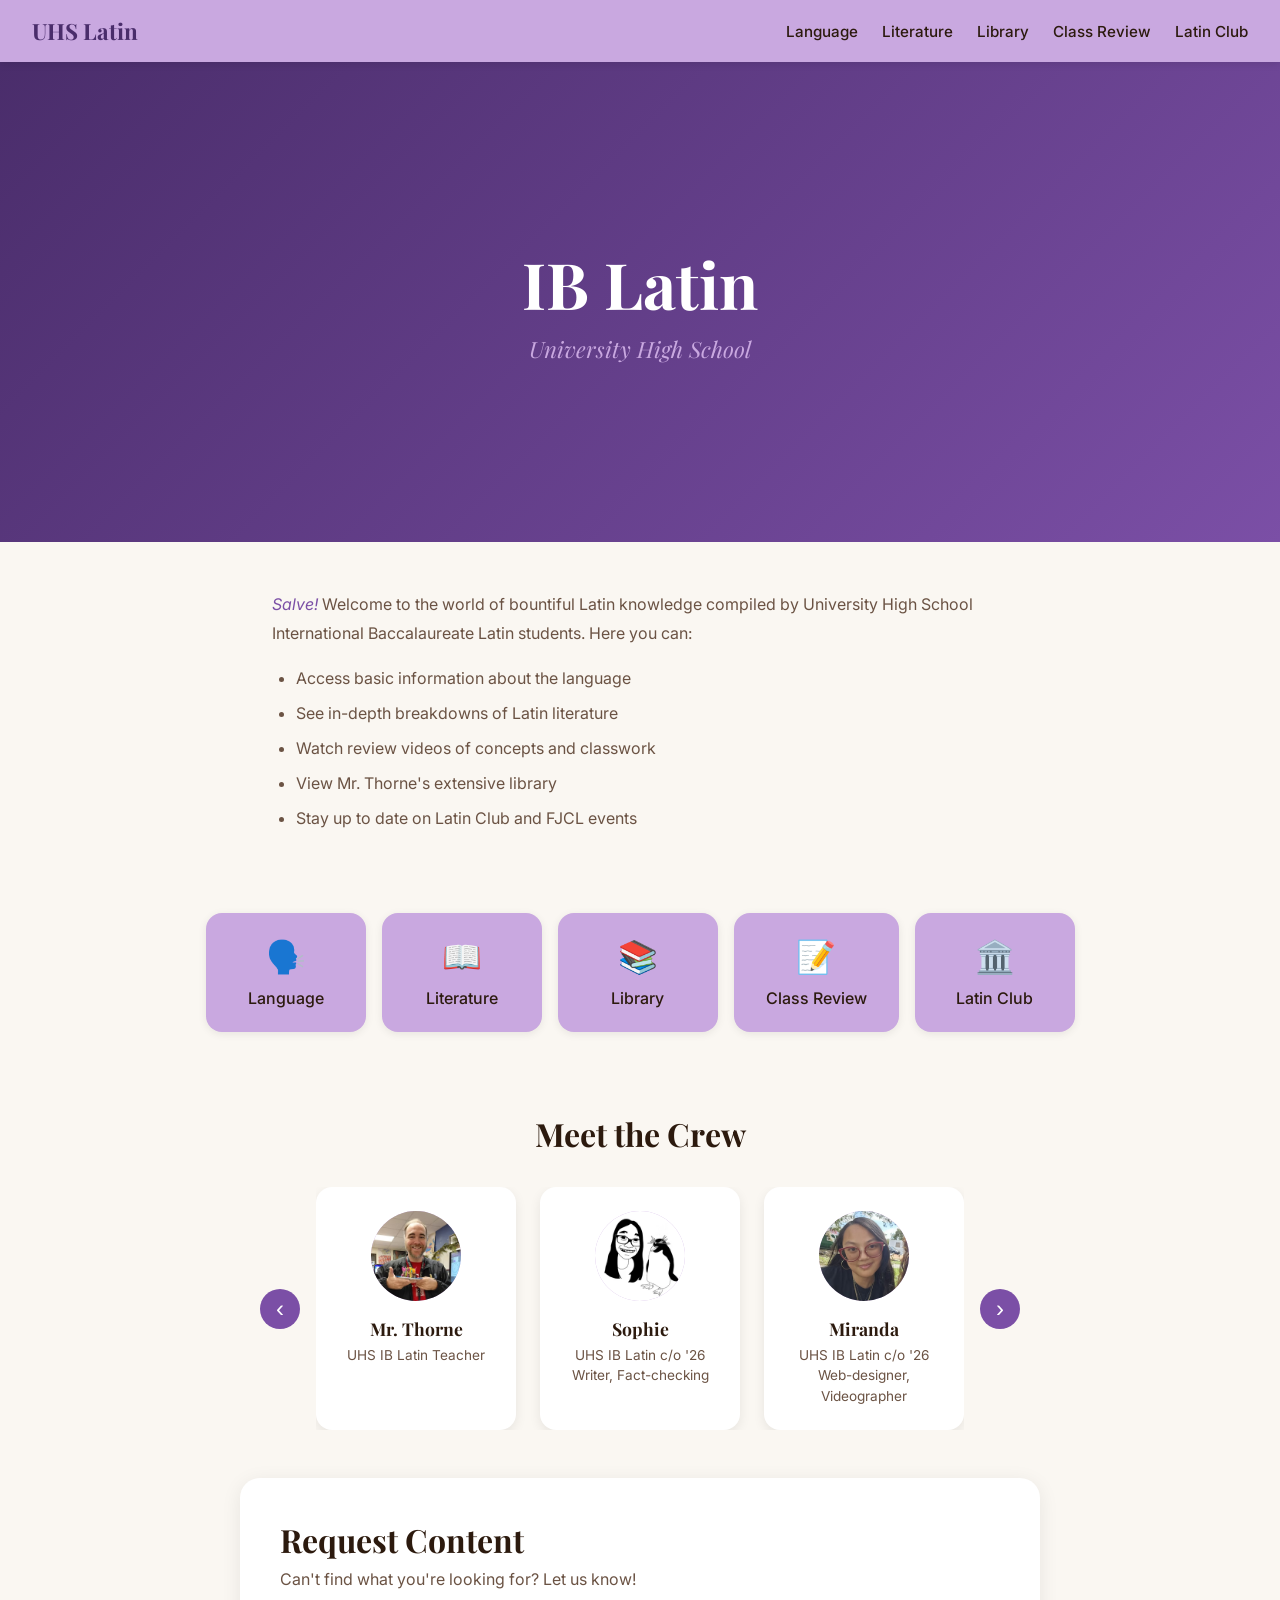
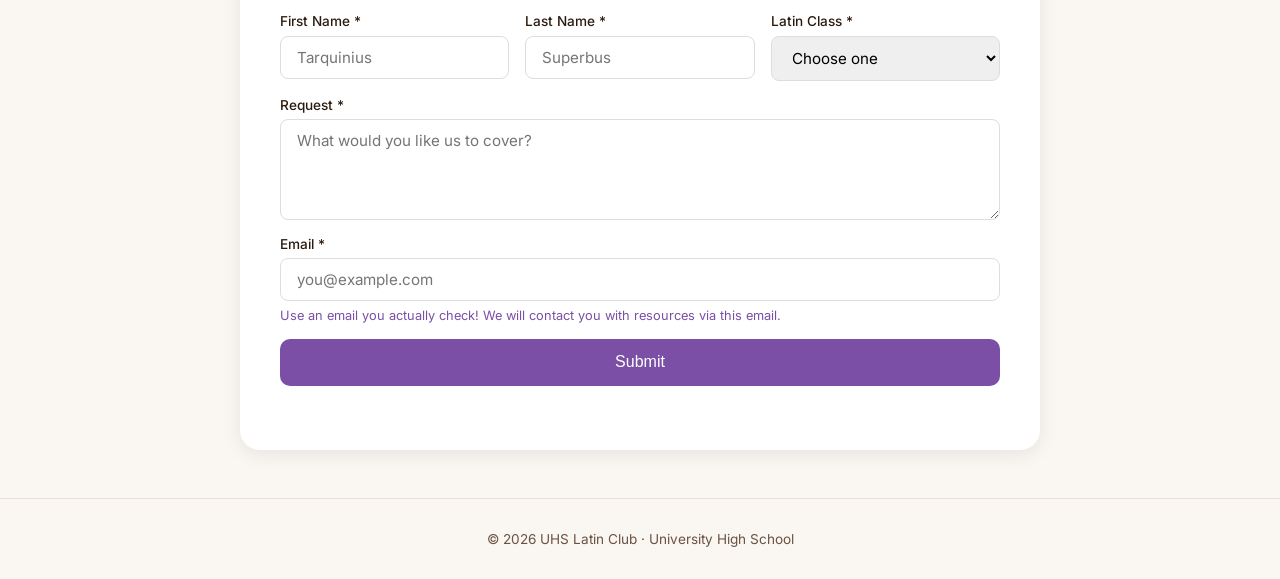
<file: frontend/index.html>
<!DOCTYPE html>
<html lang="en">
<head>
    <meta charset="UTF-8">
    <meta name="viewport" content="width=device-width, initial-scale=1.0">
    <title>UHS Latin Club</title>
    <link rel="stylesheet" href="style.css">
    <link href="https://fonts.googleapis.com/css2?family=Playfair+Display:ital,wght@0,400;0,700;1,400&family=Inter:wght@300;400;500&display=swap" rel="stylesheet">
</head>
<body>

    <nav class="navbar">
        <div class="nav-brand" id="navBrand">UHS Latin</div>
        <button class="hamburger" id="hamburger" aria-label="Menu">
            <span></span>
            <span></span>
            <span></span>
        </button>
        <div class="nav-links" id="navLinks">
            <a href="pages/language.html">Language</a>
            <a href="pages/literature.html">Literature</a>
            <a href="pages/library.html">Library</a>
            <a href="pages/class-review.html">Class Review</a>
            <a href="pages/latin-club.html">Latin Club</a>
        </div>
    </nav>

    <header class="hero">
        <div class="hero-overlay">
            <h1>IB Latin</h1>
            <p>University High School</p>
        </div>
    </header>

    <section class="intro">
        <p><em>Salve!</em> Welcome to the world of bountiful Latin knowledge compiled by University High School International Baccalaureate Latin students. Here you can:</p>
        <ul>
            <li>Access basic information about the language</li>
            <li>See in-depth breakdowns of Latin literature</li>
            <li>Watch review videos of concepts and classwork</li>
            <li>View Mr. Thorne's extensive library</li>
            <li>Stay up to date on Latin Club and FJCL events</li>
        </ul>
    </section>

    <section class="nav-cards">
        <a href="pages/language.html" class="card">
            <span class="card-icon">🗣️</span>
            <span class="card-label">Language</span>
        </a>
        <a href="pages/literature.html" class="card">
            <span class="card-icon">📖</span>
            <span class="card-label">Literature</span>
        </a>
        <a href="pages/library.html" class="card">
            <span class="card-icon">📚</span>
            <span class="card-label">Library</span>
        </a>
        <a href="pages/class-review.html" class="card">
            <span class="card-icon">📝</span>
            <span class="card-label">Class Review</span>
        </a>
        <a href="pages/latin-club.html" class="card">
            <span class="card-icon">🏛️</span>
            <span class="card-label">Latin Club</span>
        </a>
    </section>

    <section class="crew-section">
        <h2>Meet the Crew</h2>
        <div class="carousel-container">
            <button class="carousel-btn left" id="prevBtn">&#8249;</button>
            <div class="carousel-track-wrapper">
                <div class="carousel-track" id="carouselTrack">

                    <div class="crew-card">
                        <div class="crew-photo"><img src="assets/images/crew/mr-thorne.avif" alt="Mr. Thorne"></div>
                        <h3>Mr. Thorne</h3>
                        <p>UHS IB Latin Teacher</p>
                    </div>

                    <div class="crew-card">
                        <div class="crew-photo"><img src="assets/images/crew/sophie.avif" alt="Sophie"></div>
                        <h3>Sophie</h3>
                        <p>UHS IB Latin c/o '26<br>Writer, Fact-checking</p>
                    </div>

                    <div class="crew-card">
                        <div class="crew-photo"><img src="assets/images/crew/miranda.avif" alt="Miranda"></div>
                        <h3>Miranda</h3>
                        <p>UHS IB Latin c/o '26<br>Web-designer, Videographer</p>
                    </div>

                    <div class="crew-card">
                        <div class="crew-photo"><img src="assets/images/crew/alyssa.avif" alt="Alyssa"></div>
                        <h3>Alyssa</h3>
                        <p>UHS IB Latin c/o '26<br>Beta Reader, Editor</p>
                    </div>

                </div>
            </div>
            <button class="carousel-btn right" id="nextBtn">&#8250;</button>
        </div>
    </section>

    <section class="request-section">
        <h2>Request Content</h2>
        <p>Can't find what you're looking for? Let us know!</p>
        <form id="requestForm">
            <div class="form-row">
                <div class="form-group">
                    <label>First Name *</label>
                    <input type="text" id="firstName" placeholder="Tarquinius" required>
                </div>
                <div class="form-group">
                    <label>Last Name *</label>
                    <input type="text" id="lastName" placeholder="Superbus" required>
                </div>
                <div class="form-group">
                    <label>Latin Class *</label>
                    <select id="latinClass" required>
                        <option value="">Choose one</option>
                        <option>Latin I</option>
                        <option>Latin II</option>
                        <option>Latin III</option>
                        <option>Latin V</option>
                    </select>
                </div>
            </div>
            <div class="form-group">
                <label>Request *</label>
                <textarea id="request" rows="4" placeholder="What would you like us to cover?" required></textarea>
            </div>
            <div class="form-group">
                <label>Email *</label>
                <input type="email" id="email" placeholder="you@example.com" required>
                <small>Use an email you actually check! We will contact you with resources via this email.</small>
            </div>
            <button type="submit" class="submit-btn">Submit</button>
            <p id="formMessage" class="form-message"></p>
        </form>
    </section>

    <footer>
        <p>© 2026 UHS Latin Club · University High School</p>
    </footer>

    <script src="js/api.js"></script>
        <script>
            // FORM SUBMISSION
            document.getElementById('requestForm').addEventListener('submit', async (e) => {
                e.preventDefault();
                const msg = document.getElementById('formMessage');
                try {
                    await submitRequest({
                        firstName: document.getElementById('firstName').value,
                        lastName: document.getElementById('lastName').value,
                        latinClass: document.getElementById('latinClass').value,
                        request: document.getElementById('request').value,
                        email: document.getElementById('email').value
                    });
                    msg.textContent = 'Your request has been submitted! We will be in touch.';
                    msg.style.color = 'green';
                    document.getElementById('requestForm').reset();
                } catch (err) {
                    msg.textContent = 'Something went wrong. Please try again.';
                    msg.style.color = 'red';
                }
            });

            // CAROUSEL
            let position = 0;
            const cardWidth = 224;

            function slide(direction) {
                const track = document.getElementById('carouselTrack');
                const cards = track.children.length;
                const visible = Math.floor(track.parentElement.offsetWidth / cardWidth);
                const max = cards - visible;
                position = Math.max(0, Math.min(position + direction, max));
                track.style.transform = `translateX(-${position * cardWidth}px)`;
            }

            document.getElementById('prevBtn').addEventListener('click', () => slide(-1));
            document.getElementById('nextBtn').addEventListener('click', () => slide(1));

            // EASTER EGG - click brand 5 times to access admin
            let brandClicks = 0;
            let brandTimer;

            document.querySelector('.nav-brand').addEventListener('click', () => {
                brandClicks++;
                clearTimeout(brandTimer);
                
                if (brandClicks >= 5) {
                    brandClicks = 0;
                    window.location.href = 'pages/admin.html';
                }

                // reset count if you stop clicking for 2 seconds
                brandTimer = setTimeout(() => {
                    brandClicks = 0;
                }, 2000);
            });

            document.querySelector('.nav-brand').style.cursor = 'pointer';

            // HAMBURGER MENU
            document.getElementById('hamburger').addEventListener('click', () => {
            document.getElementById('navLinks').classList.toggle('open');
            });

        </script>

</body>
</html>
</file>
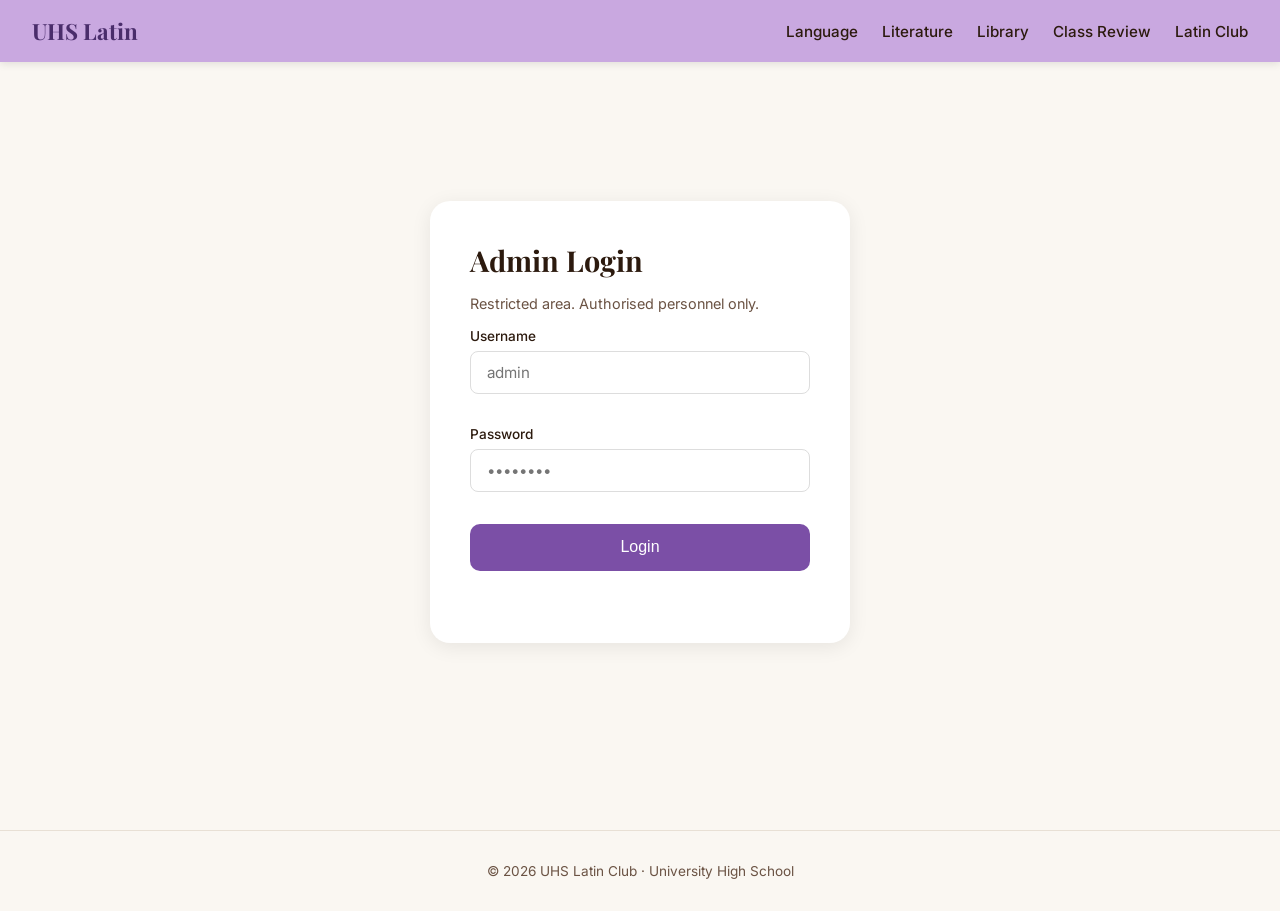
<file: frontend/pages/admin.html>
<!DOCTYPE html>
<html lang="en">
<head>
    <meta charset="UTF-8">
    <meta name="viewport" content="width=device-width, initial-scale=1.0">
    <title>Admin — UHS Latin</title>
    <link rel="stylesheet" href="../style.css">
    <link href="https://fonts.googleapis.com/css2?family=Playfair+Display:ital,wght@0,400;0,700;1,400&family=Inter:wght@300;400;500&display=swap" rel="stylesheet">
</head>
<body>

    <nav class="navbar">
        <div class="nav-brand" onclick="window.location.href='../index.html'" style="cursor:pointer">UHS Latin</div>
        <div class="nav-links">
            <a href="language.html">Language</a>
            <a href="literature.html">Literature</a>
            <a href="library.html">Library</a>
            <a href="class-review.html">Class Review</a>
            <a href="latin-club.html">Latin Club</a>
        </div>
    </nav>

    <!-- LOGIN PANEL (shown when logged out) -->
    <section class="admin-login" id="loginPanel">
        <div class="login-box">
            <h2>Admin Login</h2>
            <p>Restricted area. Authorised personnel only.</p>
            <div class="form-group">
                <label>Username</label>
                <input type="text" id="adminUsername" placeholder="admin">
            </div>
            <div class="form-group">
                <label>Password</label>
                <input type="password" id="adminPassword" placeholder="••••••••">
            </div>
            <button class="submit-btn" onclick="handleLogin()">Login</button>
            <p id="loginError" class="form-message" style="color:red"></p>
        </div>
    </section>

    <!-- ADMIN DASHBOARD (shown when logged in) -->
    <section class="admin-dashboard" id="dashboardPanel" style="display:none">
        <div class="dashboard-header">
            <h2>Admin Dashboard</h2>
            <button class="logout-btn" onclick="handleLogout()">Logout</button>
        </div>

        <div class="dashboard-section">
            <h3>Content Requests</h3>
            <p class="dashboard-subtitle">Submissions from the request form</p>
            <div id="requestsTable">
                <p>Loading...</p>
            </div>
        </div>
    </section>

    <footer>
        <p>© 2026 UHS Latin Club · University High School</p>
    </footer>

    <script src="../js/api.js"></script>
    <script>
        // CHECK IF ALREADY LOGGED IN
        window.addEventListener('load', () => {
            const token = localStorage.getItem('token');
            if (token) {
                showDashboard();
            }
        });

        async function handleLogin() {
            const username = document.getElementById('adminUsername').value;
            const password = document.getElementById('adminPassword').value;
            const error = document.getElementById('loginError');
            try {
                await login(username, password);
                showDashboard();
            } catch (err) {
                error.textContent = 'Invalid username or password.';
            }
        }

        function handleLogout() {
            localStorage.removeItem('token');
            document.getElementById('dashboardPanel').style.display = 'none';
            document.getElementById('loginPanel').style.display = 'flex';
        }

        async function showDashboard() {
            document.getElementById('loginPanel').style.display = 'none';
            document.getElementById('dashboardPanel').style.display = 'block';
            loadRequests();
        }

        async function loadRequests() {
            const container = document.getElementById('requestsTable');
            try {
                const requests = await getRequests();
                if (requests.length === 0) {
                    container.innerHTML = '<p>No requests yet!</p>';
                    return;
                }
                container.innerHTML = `
                    <table class="admin-table">
                        <thead>
                            <tr>
                                <th>Name</th>
                                <th>Class</th>
                                <th>Request</th>
                                <th>Email</th>
                            </tr>
                        </thead>
                        <tbody>
                            ${requests.map(r => `
                                <tr>
                                    <td>${r.firstName} ${r.lastName}</td>
                                    <td>${r.latinClass}</td>
                                    <td>${r.request}</td>
                                    <td><a href="mailto:${r.email}">${r.email}</a></td>
                                </tr>
                            `).join('')}
                        </tbody>
                    </table>
                `;
            } catch (err) {
                localStorage.removeItem('token');
                document.getElementById('dashboardPanel').style.display = 'none';
                document.getElementById('loginPanel').style.display = 'flex';
            }
        }
    </script>

</body>
</html>
</file>
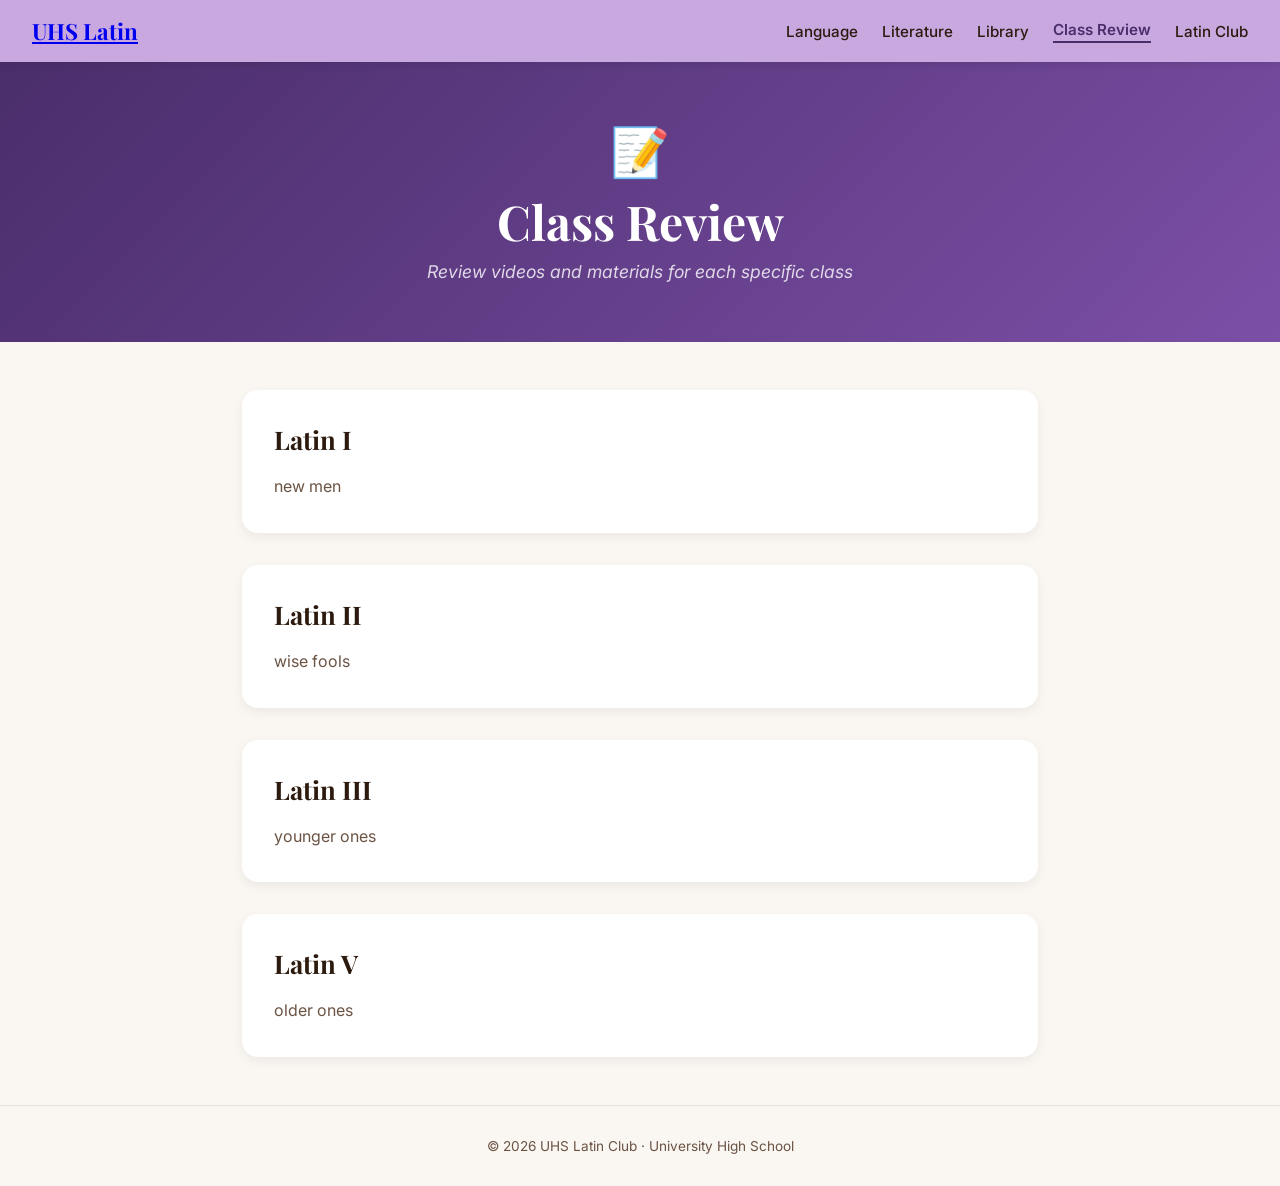
<file: frontend/pages/class-review.html>
<!DOCTYPE html>
<html lang="en">
<head>
    <meta charset="UTF-8">
    <meta name="viewport" content="width=device-width, initial-scale=1.0">
    <title>Class Review — UHS Latin</title>
    <link rel="stylesheet" href="../style.css">
    <link href="https://fonts.googleapis.com/css2?family=Playfair+Display:ital,wght@0,400;0,700;1,400&family=Inter:wght@300;400;500&display=swap" rel="stylesheet">
</head>
<body>

    <nav class="navbar">
        <div class="nav-brand" id="navBrand"><a href="../index.html">UHS Latin</a></div>
        <button class="hamburger" id="hamburger" aria-label="Menu">
            <span></span>
            <span></span>
            <span></span>
        </button>
        <div class="nav-links" id="navLinks">
            <a href="language.html">Language</a>
            <a href="literature.html">Literature</a>
            <a href="library.html">Library</a>
            <a href="class-review.html" class="nav-active">Class Review</a>
            <a href="latin-club.html">Latin Club</a>
        </div>
    </nav>

    <header class="page-hero" style="background: linear-gradient(135deg, #4a2d6b, #7B4FA6)">
        <div class="page-hero-content">
            <span class="page-hero-icon">📝</span>
            <h1>Class Review</h1>
            <p>Review videos and materials for each specific class</p>
        </div>
    </header>

    <main class="page-content">

        <section class="content-block">
            <h2>Latin I</h2>
            <p>new men</p>
        </section>

        <section class="content-block">
            <h2>Latin II</h2>
            <p>wise fools</p>
        </section>

        <section class="content-block">
            <h2>Latin III</h2>
            <p>younger ones</p>
        </section>

        <section class="content-block">
            <h2>Latin V</h2>
            <p>older ones</p>
        </section>

    </main>

    <footer>
        <p>© 2026 UHS Latin Club · University High School</p>
    </footer>

    <script>
        // HAMBURGER MENU
        document.getElementById('hamburger').addEventListener('click', () => {
        document.getElementById('navLinks').classList.toggle('open');
        });

    </script>

</body>
</html>
</file>
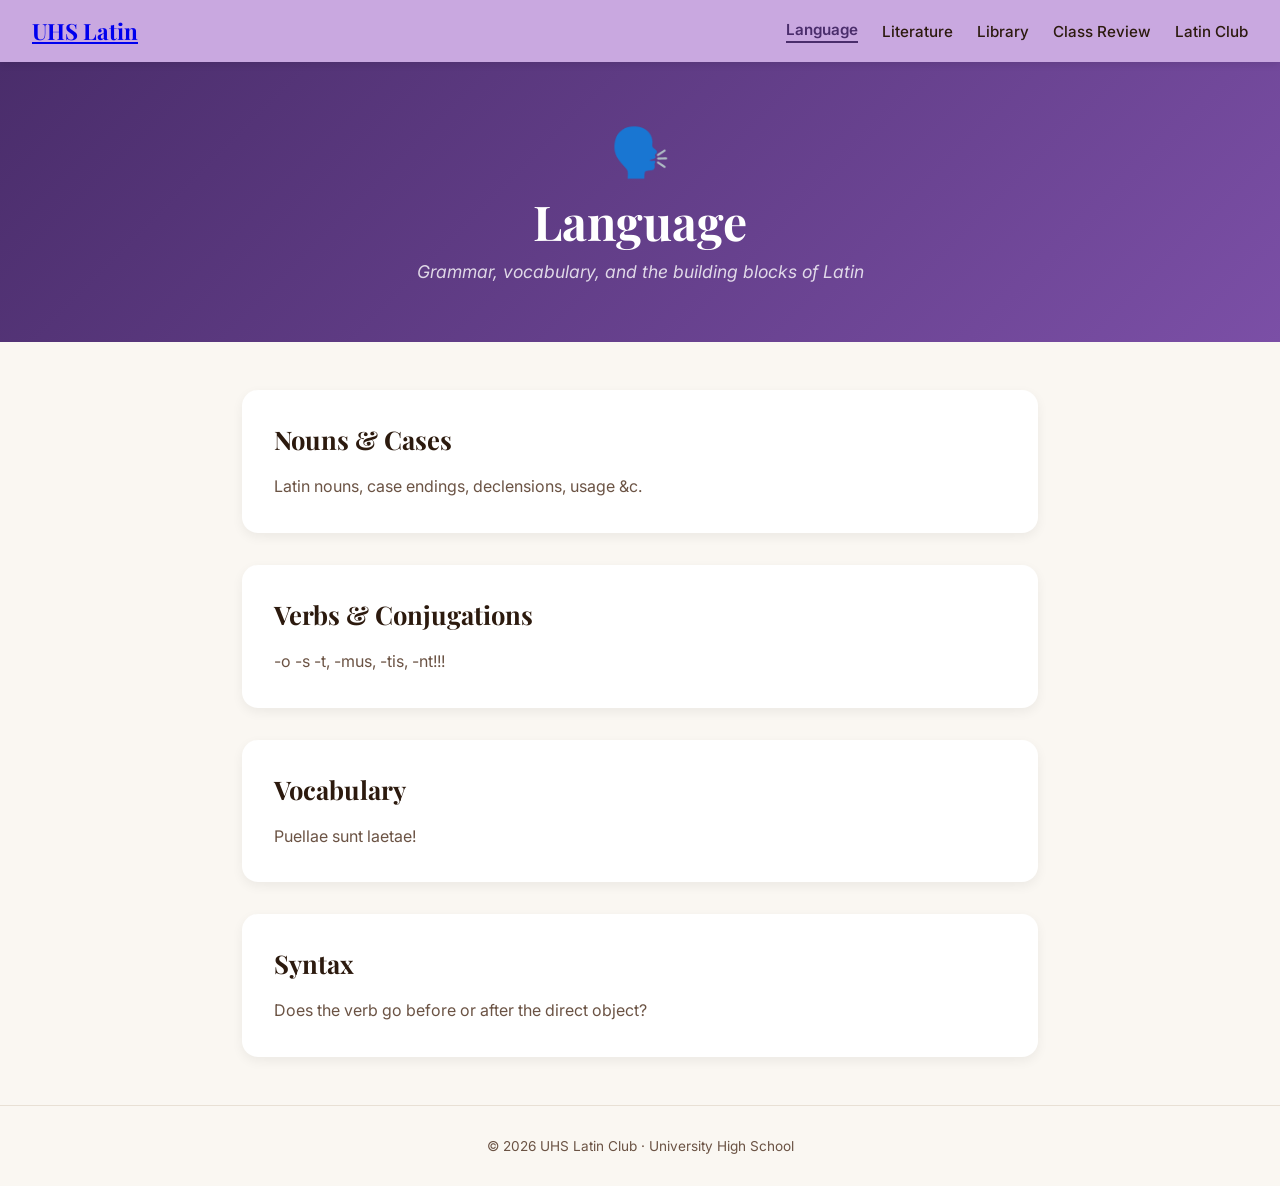
<file: frontend/pages/language.html>
<!DOCTYPE html>
<html lang="en">
<head>
    <meta charset="UTF-8">
    <meta name="viewport" content="width=device-width, initial-scale=1.0">
    <title>Language — UHS Latin</title>
    <link rel="stylesheet" href="../style.css">
    <link href="https://fonts.googleapis.com/css2?family=Playfair+Display:ital,wght@0,400;0,700;1,400&family=Inter:wght@300;400;500&display=swap" rel="stylesheet">
</head>
<body>

    <nav class="navbar">
        <div class="nav-brand" id="navBrand"><a href="../index.html">UHS Latin</a></div>
        <button class="hamburger" id="hamburger" aria-label="Menu">
            <span></span>
            <span></span>
            <span></span>
        </button>
        <div class="nav-links" id="navLinks">
            <a href="language.html" class="nav-active">Language</a>
            <a href="literature.html">Literature</a>
            <a href="library.html">Library</a>
            <a href="class-review.html">Class Review</a>
            <a href="latin-club.html">Latin Club</a>
        </div>
    </nav>

    <header class="page-hero" style="background: linear-gradient(135deg, #4a2d6b, #7B4FA6)">
        <div class="page-hero-content">
            <span class="page-hero-icon">🗣️</span>
            <h1>Language</h1>
            <p>Grammar, vocabulary, and the building blocks of Latin</p>
        </div>
    </header>

    <main class="page-content">

        <section class="content-block">
            <h2>Nouns & Cases</h2>
            <p>Latin nouns, case endings, declensions, usage &c.</p>
        </section>

        <section class="content-block">
            <h2>Verbs & Conjugations</h2>
            <p>-o -s -t, -mus, -tis, -nt!!!</p>
        </section>

        <section class="content-block">
            <h2>Vocabulary</h2>
            <p>Puellae sunt laetae!</p>
        </section>

        <section class="content-block">
            <h2>Syntax</h2>
            <p>Does the verb go before or after the direct object?</p>
        </section>

    </main>

    <footer>
        <p>© 2026 UHS Latin Club · University High School</p>
    </footer>

    <script>
        // HAMBURGER MENU
        document.getElementById('hamburger').addEventListener('click', () => {
        document.getElementById('navLinks').classList.toggle('open');
        });

    </script>

</body>
</html>
</file>
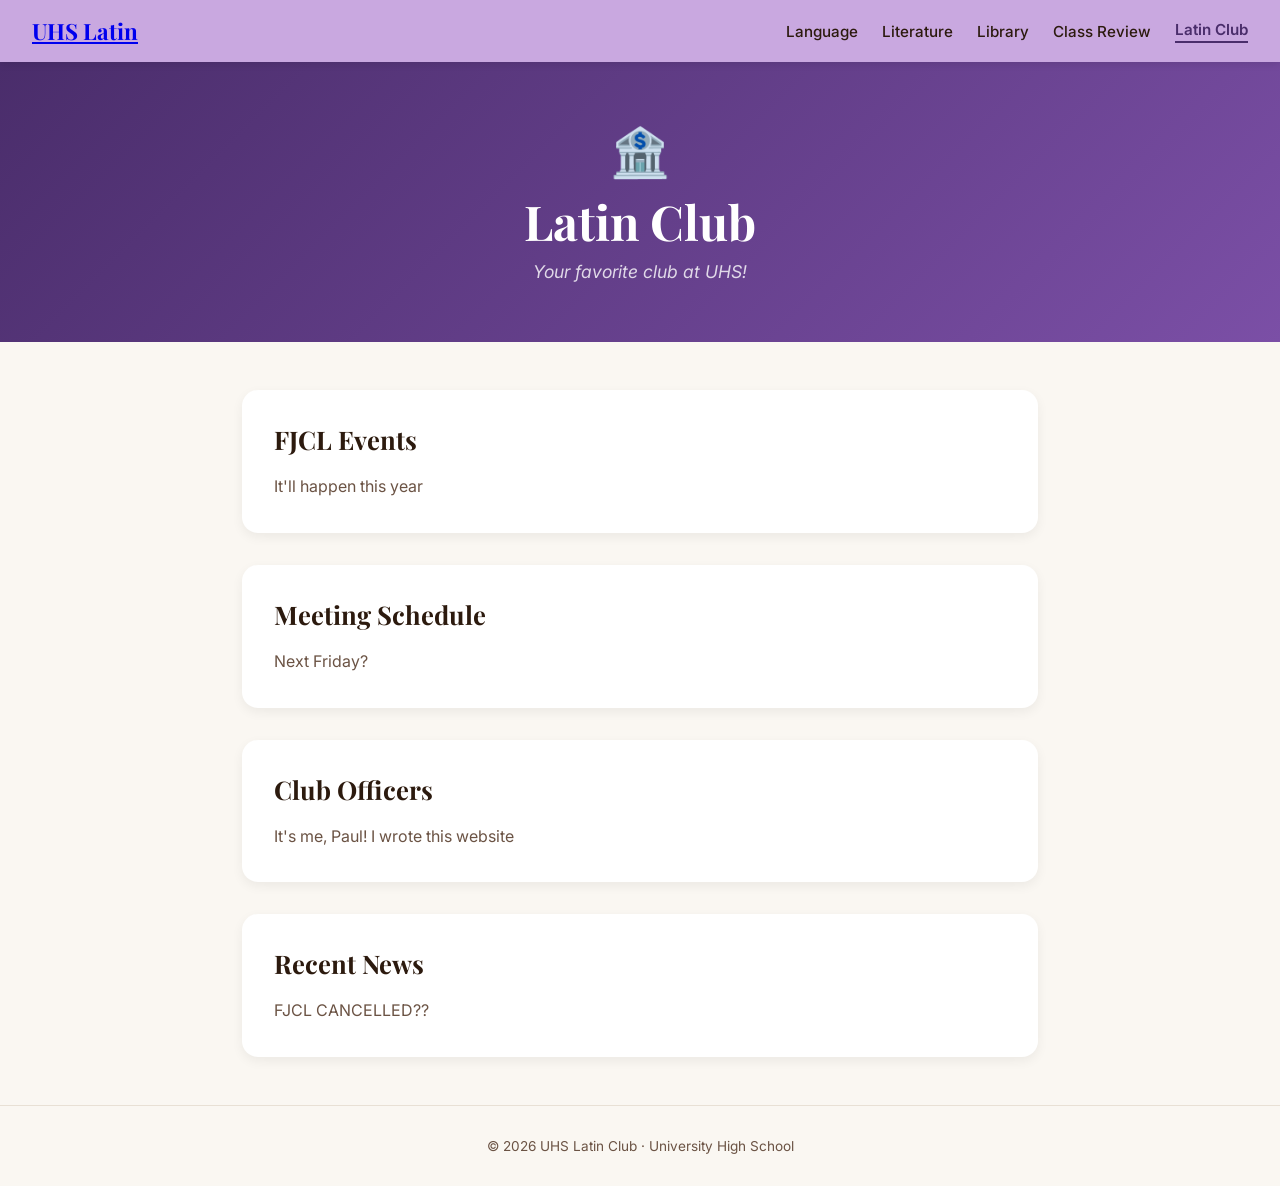
<file: frontend/pages/latin-club.html>
<!DOCTYPE html>
<html lang="en">
<head>
    <meta charset="UTF-8">
    <meta name="viewport" content="width=device-width, initial-scale=1.0">
    <title>Language — UHS Latin</title>
    <link rel="stylesheet" href="../style.css">
    <link href="https://fonts.googleapis.com/css2?family=Playfair+Display:ital,wght@0,400;0,700;1,400&family=Inter:wght@300;400;500&display=swap" rel="stylesheet">
</head>
<body>

    <nav class="navbar">
        <div class="nav-brand" id="navBrand"><a href="../index.html">UHS Latin</a></div>
        <button class="hamburger" id="hamburger" aria-label="Menu">
            <span></span>
            <span></span>
            <span></span>
        </button>
        <div class="nav-links" id="navLinks">
            <a href="language.html">Language</a>
            <a href="literature.html">Literature</a>
            <a href="library.html">Library</a>
            <a href="class-review.html">Class Review</a>
            <a href="latin-club.html" class="nav-active">Latin Club</a>
        </div>
    </nav>

    <header class="page-hero" style="background: linear-gradient(135deg, #4a2d6b, #7B4FA6)">
        <div class="page-hero-content">
            <span class="page-hero-icon">🏦</span>
            <h1>Latin Club</h1>
            <p>Your favorite club at UHS!</p>
        </div>
    </header>

    <main class="page-content">

        <section class="content-block">
            <h2>FJCL Events</h2>
            <p>It'll happen this year</p>
        </section>

        <section class="content-block">
            <h2>Meeting Schedule</h2>
            <p>Next Friday?</p>
        </section>

        <section class="content-block">
            <h2>Club Officers</h2>
            <p>It's me, Paul! I wrote this website</p>
        </section>

        <section class="content-block">
            <h2>Recent News</h2>
            <p>FJCL CANCELLED??</p>
        </section>

    </main>

    <footer>
        <p>© 2026 UHS Latin Club · University High School</p>
    </footer>

    <script>
        // HAMBURGER MENU
        document.getElementById('hamburger').addEventListener('click', () => {
        document.getElementById('navLinks').classList.toggle('open');
        });

    </script>

</body>
</html>
</file>
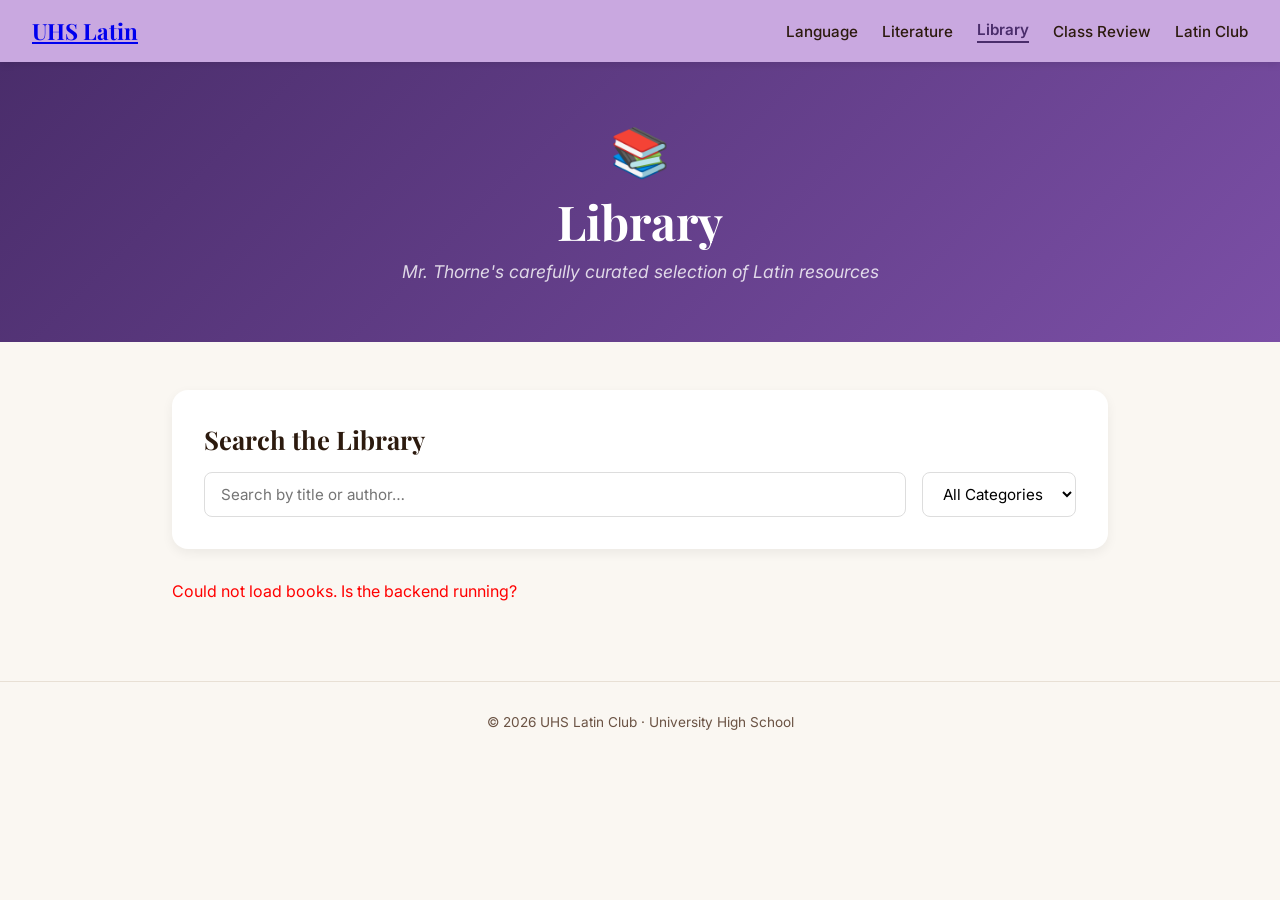
<file: frontend/pages/library.html>
<!DOCTYPE html>
<html lang="en">
<head>
    <meta charset="UTF-8">
    <meta name="viewport" content="width=device-width, initial-scale=1.0">
    <title>Library — UHS Latin</title>
    <link rel="stylesheet" href="../style.css">
    <link href="https://fonts.googleapis.com/css2?family=Playfair+Display:ital,wght@0,400;0,700;1,400&family=Inter:wght@300;400;500&display=swap" rel="stylesheet">
</head>
<body>

    <nav class="navbar">
        <div class="nav-brand" id="navBrand"><a href="../index.html">UHS Latin</a></div>
        <button class="hamburger" id="hamburger" aria-label="Menu">
            <span></span>
            <span></span>
            <span></span>
        </button>
        <div class="nav-links" id="navLinks">
            <a href="language.html">Language</a>
            <a href="literature.html">Literature</a>
            <a href="library.html" class="nav-active">Library</a>
            <a href="class-review.html">Class Review</a>
            <a href="latin-club.html">Latin Club</a>
        </div>
    </nav>

    <header class="page-hero" style="background: linear-gradient(135deg, #4a2d6b, #7B4FA6)">
        <div class="page-hero-content">
            <span class="page-hero-icon">📚</span>
            <h1>Library</h1>
            <p>Mr. Thorne's carefully curated selection of Latin resources</p>
        </div>
    </header>

    <main class="page-content" style="max-width: 1000px;">

    <section class="content-block">
        <h2>Search the Library</h2>
        <div style="display:flex; gap:1rem; flex-wrap:wrap; margin-top:0.5rem;">
            <input type="text" id="searchInput" placeholder="Search by title or author…"
                style="flex:1; min-width:200px; padding:0.7rem 1rem; border:1px solid #ddd;
                       border-radius:8px; font-family:Inter,sans-serif; font-size:0.95rem; outline:none;">
            <select id="categoryFilter"
                style="padding:0.7rem 1rem; border:1px solid #ddd; border-radius:8px;
                       font-family:Inter,sans-serif; font-size:0.95rem; outline:none; background:white;">
                <option value="">All Categories</option>
                <option>Translation</option>
                <option>History</option>
                <option>Biography</option>
                <option>Reference</option>
                <option>Fiction</option>
            </select>
        </div>
    </section>

    <div id="booksGrid" style="
        display: grid;
        grid-template-columns: repeat(auto-fill, minmax(200px, 1fr));
        gap: 1.5rem;
        padding: 0 0 2rem;
    "></div>

    </main>

    <script>
        const API_BASE = 'https://latin-club-production.up.railway.app';
        const grid = document.getElementById('booksGrid');
        let debounceTimer;

        function renderBooks(books) {
            if (books.length === 0) {
                grid.innerHTML = '<p style="color:var(--text-light); grid-column:1/-1;">No books found.</p>';
                return;
            }
            grid.innerHTML = books.map(b => `
                <div style="background:white; border-radius:16px; overflow:hidden;
                            box-shadow:0 4px 12px rgba(0,0,0,0.08); display:flex; flex-direction:column;">
                    <img src="${b.coverUrl}" alt="${b.title}"
                        style="width:100%; aspect-ratio:2/3; object-fit:cover; background:var(--purple-light);"
                        onerror="this.style.background='var(--purple-light)'; this.style.minHeight='180px'">
                    <div style="padding:1rem; flex:1; display:flex; flex-direction:column; gap:0.3rem;">
                        <span style="font-size:0.75rem; font-weight:600; color:var(--purple);
                                    text-transform:uppercase; letter-spacing:0.05em;">${b.category}</span>
                        <h3 style="font-family:'Playfair Display',serif; font-size:1rem; line-height:1.3;">${b.title}</h3>
                        <p style="font-size:0.85rem; color:var(--text-light);">${b.author}</p>
                        <p style="font-size:0.82rem; color:var(--text-light); line-height:1.6; margin-top:0.4rem; flex:1;">${b.description}</p>
                    </div>
                </div>
            `).join('');
        }

        async function fetchBooks() {
            const search = document.getElementById('searchInput').value;
            const category = document.getElementById('categoryFilter').value;
            const params = new URLSearchParams();
            if (search) params.set('search', search);
            if (category) params.set('category', category);

            try {
                const res = await fetch(`${API_BASE}/api/books?${params}`);
                const books = await res.json();
                renderBooks(books);
            } catch {
                grid.innerHTML = '<p style="color:red; grid-column:1/-1;">Could not load books. Is the backend running?</p>';
            }
        }

        document.getElementById('searchInput').addEventListener('input', () => {
            clearTimeout(debounceTimer);
            debounceTimer = setTimeout(fetchBooks, 300); // waits 300ms after typing stops
        });

        document.getElementById('categoryFilter').addEventListener('change', fetchBooks);

        // load everything on page open
        fetchBooks();
    </script>

    <footer>
        <p>© 2026 UHS Latin Club · University High School</p>
    </footer>

    <script>
        // HAMBURGER MENU
        document.getElementById('hamburger').addEventListener('click', () => {
        document.getElementById('navLinks').classList.toggle('open');
        });

    </script>

</body>
</html>
</file>
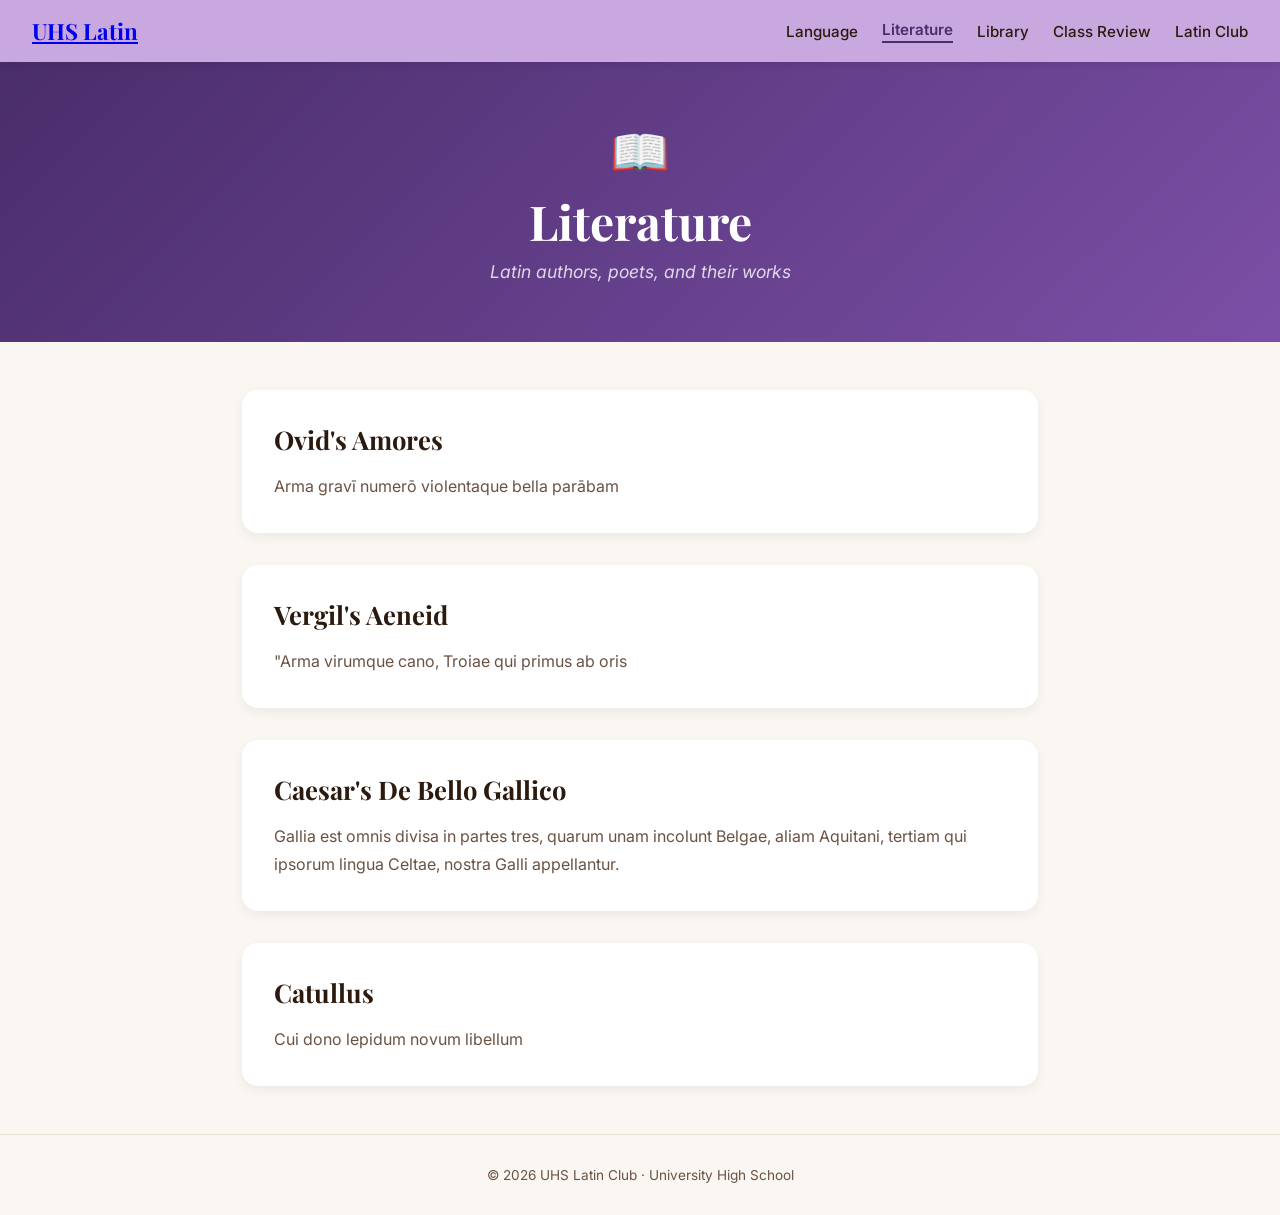
<file: frontend/pages/literature.html>
<!DOCTYPE html>
<html lang="en">
<head>
    <meta charset="UTF-8">
    <meta name="viewport" content="width=device-width, initial-scale=1.0">
    <title>Literature — UHS Latin</title>
    <link rel="stylesheet" href="../style.css">
    <link href="https://fonts.googleapis.com/css2?family=Playfair+Display:ital,wght@0,400;0,700;1,400&family=Inter:wght@300;400;500&display=swap" rel="stylesheet">
</head>
<body>

    <nav class="navbar">
        <div class="nav-brand" id="navBrand"><a href="../index.html">UHS Latin</a></div>
        <button class="hamburger" id="hamburger" aria-label="Menu">
            <span></span>
            <span></span>
            <span></span>
        </button>
        <div class="nav-links" id="navLinks">
            <a href="language.html">Language</a>
            <a href="literature.html" class="nav-active">Literature</a>
            <a href="library.html">Library</a>
            <a href="class-review.html">Class Review</a>
            <a href="latin-club.html">Latin Club</a>
        </div>
    </nav>

    <header class="page-hero" style="background: linear-gradient(135deg, #4a2d6b, #7B4FA6)">
        <div class="page-hero-content">
            <span class="page-hero-icon">📖</span>
            <h1>Literature</h1>
            <p>Latin authors, poets, and their works</p>
        </div>
    </header>

    <main class="page-content">

        <section class="content-block">
            <h2>Ovid's Amores</h2>
            <p>Arma gravī numerō violentaque bella parābam</p>
        </section>

        <section class="content-block">
            <h2>Vergil's Aeneid</h2>
            <p>"Arma virumque cano, Troiae qui primus ab oris</p>
        </section>

        <section class="content-block">
            <h2>Caesar's De Bello Gallico</h2>
            <p>Gallia est omnis divisa in partes tres, quarum unam incolunt Belgae, aliam Aquitani, tertiam qui ipsorum lingua Celtae, nostra Galli appellantur.</p>
        </section>

        <section class="content-block">
            <h2>Catullus</h2>
            <p>Cui dono lepidum novum libellum</p>
        </section>

    </main>

    <footer>
        <p>© 2026 UHS Latin Club · University High School</p>
    </footer>

    <script>
        // HAMBURGER MENU
        document.getElementById('hamburger').addEventListener('click', () => {
        document.getElementById('navLinks').classList.toggle('open');
        });

    </script>

</body>
</html>
</file>
<file: frontend/style.css>
*, *::before, *::after {
    box-sizing: border-box;
    margin: 0;
    padding: 0;
}

:root {
    --purple: #7B4FA6;
    --purple-light: #C9A8E0;
    --purple-dark: #4a2d6b;
    --cream: #FAF7F2;
    --text: #2c1a0e;
    --text-light: #6b5344;
}

body {
    font-family: 'Inter', sans-serif;
    background-color: var(--cream);
    color: var(--text);
}

/* NAVBAR */
.navbar {
    background-color: var(--purple-light);
    padding: 1rem 2rem;
    display: flex;
    align-items: center;
    justify-content: space-between;
    position: sticky;
    top: 0;
    z-index: 100;
    box-shadow: 0 2px 8px rgba(0,0,0,0.1);
}

.nav-brand {
    font-family: 'Playfair Display', serif;
    font-size: 1.4rem;
    font-weight: 700;
    color: var(--purple-dark);
    text-decoration: none;
}

.nav-links {
    display: flex;
    gap: 1.5rem;
    align-items: center;
}

.nav-links a {
    text-decoration: none;
    color: var(--text);
    font-size: 0.95rem;
    font-weight: 500;
    transition: color 0.2s;
}

.nav-links a:hover {
    color: var(--purple-dark);
}

/* HERO */
.hero {
    height: 480px;
    background: linear-gradient(135deg, var(--purple-dark) 0%, var(--purple) 100%);
    display: flex;
    align-items: center;
    justify-content: center;
    text-align: center;
}

.hero-overlay h1 {
    font-family: 'Playfair Display', serif;
    font-size: 4rem;
    color: white;
    margin-bottom: 0.5rem;
}

.hero-overlay p {
    font-family: 'Playfair Display', serif;
    font-style: italic;
    font-size: 1.4rem;
    color: var(--purple-light);
}

/* INTRO */
.intro {
    max-width: 800px;
    margin: 3rem auto;
    padding: 0 2rem;
    line-height: 1.8;
    color: var(--text-light);
}

.intro em {
    color: var(--purple);
    font-style: italic;
}

.intro ul {
    margin-top: 1rem;
    padding-left: 1.5rem;
}

.intro ul li {
    margin-bottom: 0.4rem;
}

/* NAV CARDS */
.nav-cards {
    display: flex;
    gap: 1rem;
    justify-content: center;
    flex-wrap: wrap;
    padding: 2rem;
    max-width: 1100px;
    margin: 0 auto;
}

.card {
    background: var(--purple-light);
    border-radius: 16px;
    padding: 1.5rem 2rem;
    text-decoration: none;
    color: var(--text);
    display: flex;
    flex-direction: column;
    align-items: center;
    gap: 0.75rem;
    min-width: 160px;
    transition: transform 0.2s, box-shadow 0.2s;
    box-shadow: 0 2px 8px rgba(0,0,0,0.08);
}

.card:hover {
    transform: translateY(-4px);
    box-shadow: 0 8px 20px rgba(123,79,166,0.2);
}

.card-icon {
    font-size: 2rem;
}

.card-label {
    font-weight: 500;
    font-size: 1rem;
}

/* REQUEST FORM */
.request-section {
    max-width: 800px;
    margin: 3rem auto;
    padding: 2.5rem;
    background: white;
    border-radius: 20px;
    box-shadow: 0 4px 20px rgba(0,0,0,0.08);
}

.request-section h2 {
    font-family: 'Playfair Display', serif;
    font-size: 2rem;
    margin-bottom: 0.5rem;
    color: var(--text);
}

.request-section p {
    color: var(--text-light);
    margin-bottom: 1.5rem;
}

.form-row {
    display: flex;
    gap: 1rem;
    flex-wrap: wrap;
}

.form-group {
    display: flex;
    flex-direction: column;
    gap: 0.4rem;
    flex: 1;
    min-width: 180px;
    margin-bottom: 1rem;
}

.form-group label {
    font-size: 0.85rem;
    font-weight: 500;
    color: var(--text);
}

.form-group input,
.form-group select,
.form-group textarea {
    padding: 0.7rem 1rem;
    border: 1px solid #ddd;
    border-radius: 8px;
    font-family: 'Inter', sans-serif;
    font-size: 0.95rem;
    outline: none;
    transition: border-color 0.2s;
}

.form-group input:focus,
.form-group select:focus,
.form-group textarea:focus {
    border-color: var(--purple);
}

.form-group small {
    color: var(--purple);
    font-size: 0.8rem;
}

.submit-btn {
    width: 100%;
    padding: 0.9rem;
    background: var(--purple);
    color: white;
    border: none;
    border-radius: 10px;
    font-size: 1rem;
    font-weight: 500;
    cursor: pointer;
    transition: background 0.2s;
}

.submit-btn:hover {
    background: var(--purple-dark);
}

.form-message {
    margin-top: 1rem;
    text-align: center;
    font-size: 0.95rem;
}

/* FOOTER */
footer {
    text-align: center;
    padding: 2rem;
    color: var(--text-light);
    font-size: 0.85rem;
    border-top: 1px solid #e8e0d5;
    margin-top: 3rem;
}

/* CREW SECTION */
.crew-section {
    max-width: 1100px;
    margin: 3rem auto;
    padding: 0 2rem;
    text-align: center;
    display: flex;
    flex-direction: column;
    align-items: center;
}

.crew-section h2 {
    font-family: 'Playfair Display', serif;
    font-size: 2rem;
    margin-bottom: 2rem;
    color: var(--text);
}

.crew-photo img {
    width: 100%;
    height: 100%;
    object-fit: cover;
    border-radius: 50%;
}

.carousel-container {
    display: flex;
    align-items: center;
    gap: 1rem;
    justify-content: center;
    width: 100%;
    max-width: 760px;
}

.carousel-track-wrapper {
    overflow: hidden;
    flex: 1;
    max-width: 700px;
}

.carousel-track {
    display: flex;
    gap: 1.5rem;
    transition: transform 0.4s ease;
}

.crew-card {
    min-width: 200px;
    max-width: 200px;
    flex-shrink: 0;
    background: white;
    border-radius: 16px;
    padding: 1.5rem;
    box-shadow: 0 4px 12px rgba(0,0,0,0.08);
    text-align: center;
}

.crew-photo {
    width: 90px;
    height: 90px;
    border-radius: 50%;
    background: var(--purple-light);
    display: flex;
    align-items: center;
    justify-content: center;
    font-size: 2.5rem;
    margin: 0 auto 1rem;
}

.crew-card h3 {
    font-family: 'Playfair Display', serif;
    font-size: 1.1rem;
    margin-bottom: 0.3rem;
}

.crew-card p {
    font-size: 0.85rem;
    color: var(--text-light);
    line-height: 1.5;
}

.carousel-btn {
    background: var(--purple);
    color: white;
    border: none;
    border-radius: 50%;
    width: 40px;
    height: 40px;
    font-size: 1.5rem;
    cursor: pointer;
    flex-shrink: 0;
    transition: background 0.2s;
    display: flex;
    align-items: center;
    justify-content: center;
}

.carousel-btn:hover {
    background: var(--purple-dark);
}

/* ADMIN LOGIN */
.admin-login {
    min-height: 80vh;
    display: flex;
    align-items: center;
    justify-content: center;
}

.login-box {
    background: white;
    border-radius: 20px;
    padding: 2.5rem;
    box-shadow: 0 4px 20px rgba(0,0,0,0.08);
    width: 100%;
    max-width: 420px;
    display: flex;
    flex-direction: column;
    gap: 1rem;
}

.login-box h2 {
    font-family: 'Playfair Display', serif;
    font-size: 1.8rem;
    color: var(--text);
}

.login-box p {
    color: var(--text-light);
    font-size: 0.9rem;
}

/* ADMIN DASHBOARD */
.admin-dashboard {
    max-width: 1100px;
    margin: 3rem auto;
    padding: 0 2rem;
}

.dashboard-header {
    display: flex;
    align-items: center;
    justify-content: space-between;
    margin-bottom: 2rem;
}

.dashboard-header h2 {
    font-family: 'Playfair Display', serif;
    font-size: 2rem;
}

.logout-btn {
    background: transparent;
    border: 2px solid var(--purple);
    color: var(--purple);
    padding: 0.5rem 1.2rem;
    border-radius: 20px;
    cursor: pointer;
    font-size: 0.9rem;
    transition: all 0.2s;
}

.logout-btn:hover {
    background: var(--purple);
    color: white;
}

.dashboard-section {
    background: white;
    border-radius: 16px;
    padding: 2rem;
    box-shadow: 0 4px 12px rgba(0,0,0,0.06);
    margin-bottom: 2rem;
}

.dashboard-section h3 {
    font-family: 'Playfair Display', serif;
    font-size: 1.4rem;
    margin-bottom: 0.3rem;
}

.dashboard-subtitle {
    color: var(--text-light);
    font-size: 0.9rem;
    margin-bottom: 1.5rem;
}

/* ADMIN TABLE */
.admin-table {
    width: 100%;
    border-collapse: collapse;
    font-size: 0.95rem;
}

.admin-table th {
    text-align: left;
    padding: 0.75rem 1rem;
    background: var(--cream);
    color: var(--text-light);
    font-weight: 500;
    font-size: 0.85rem;
    text-transform: uppercase;
    letter-spacing: 0.05em;
}

.admin-table td {
    padding: 0.75rem 1rem;
    border-bottom: 1px solid #f0ebe4;
    vertical-align: top;
}

.admin-table tr:last-child td {
    border-bottom: none;
}

.admin-table tr:hover td {
    background: #fdfaf7;
}

.admin-table a {
    color: var(--purple);
    text-decoration: none;
}

.admin-table a:hover {
    text-decoration: underline;
}

/* INNER PAGE HERO */
.page-hero {
    height: 280px;
    display: flex;
    align-items: center;
    justify-content: center;
    text-align: center;
}

.page-hero-content {
    display: flex;
    flex-direction: column;
    align-items: center;
    gap: 0.5rem;
}

.page-hero-icon {
    font-size: 3rem;
}

.page-hero h1 {
    font-family: 'Playfair Display', serif;
    font-size: 3rem;
    color: white;
}

.page-hero p {
    color: rgba(255,255,255,0.8);
    font-size: 1.1rem;
    font-style: italic;
}

/* PAGE CONTENT */
.page-content {
    max-width: 860px;
    margin: 3rem auto;
    padding: 0 2rem;
    display: flex;
    flex-direction: column;
    gap: 2rem;
}

.content-block {
    background: white;
    border-radius: 16px;
    padding: 2rem;
    box-shadow: 0 4px 12px rgba(0,0,0,0.06);
}

.content-block h2 {
    font-family: 'Playfair Display', serif;
    font-size: 1.6rem;
    margin-bottom: 1rem;
    color: var(--text);
}

.content-block p {
    color: var(--text-light);
    line-height: 1.8;
}

/* ACTIVE NAV LINK */
.nav-active {
    color: var(--purple-dark) !important;
    font-weight: 600 !important;
    border-bottom: 2px solid var(--purple-dark);
    padding-bottom: 2px;
}

/* HAMBURGER BUTTON */
.hamburger {
    display: none;
    flex-direction: column;
    gap: 5px;
    cursor: pointer;
    padding: 4px;
}

.hamburger span {
    display: block;
    width: 25px;
    height: 3px;
    background: var(--purple-dark);
    border-radius: 3px;
    transition: all 0.3s;
}

@media (max-width: 768px) {
    .hamburger {
        display: flex;
    }

    .nav-links {
        display: none;
        position: absolute;
        top: 100%;
        left: 0;
        right: 0;
        background: var(--purple-light);
        flex-direction: column;
        padding: 1rem 2rem;
        gap: 1rem;
        box-shadow: 0 4px 12px rgba(0,0,0,0.1);
        z-index: 99;
    }

    .nav-links.open {
        display: flex;
    }

    .navbar {
        position: relative;
    }

    /* HERO */
    .hero {
        height: 320px;
    }

    .hero-overlay h1 {
        font-size: 2.5rem;
    }

    /* NAV CARDS */
    .nav-cards {
        grid-template-columns: repeat(2, 1fr);
        display: grid;
        gap: 1rem;
        padding: 1rem;
    }

    .card {
        min-width: unset;
        width: 100%;
    }

    /* REQUEST FORM */
    .form-row {
        flex-direction: column;
    }

    /* PAGE CONTENT */
    .page-content {
        padding: 0 1rem;
        margin: 1.5rem auto;
    }

    /* CREW CAROUSEL */
    .carousel-track-wrapper {
        max-width: 260px;
    }
    
}

@media (prefers-color-scheme: dark) {
    body {
        background-color: var(--cream) !important;
        color: var(--text) !important;
    }
}
</file>
